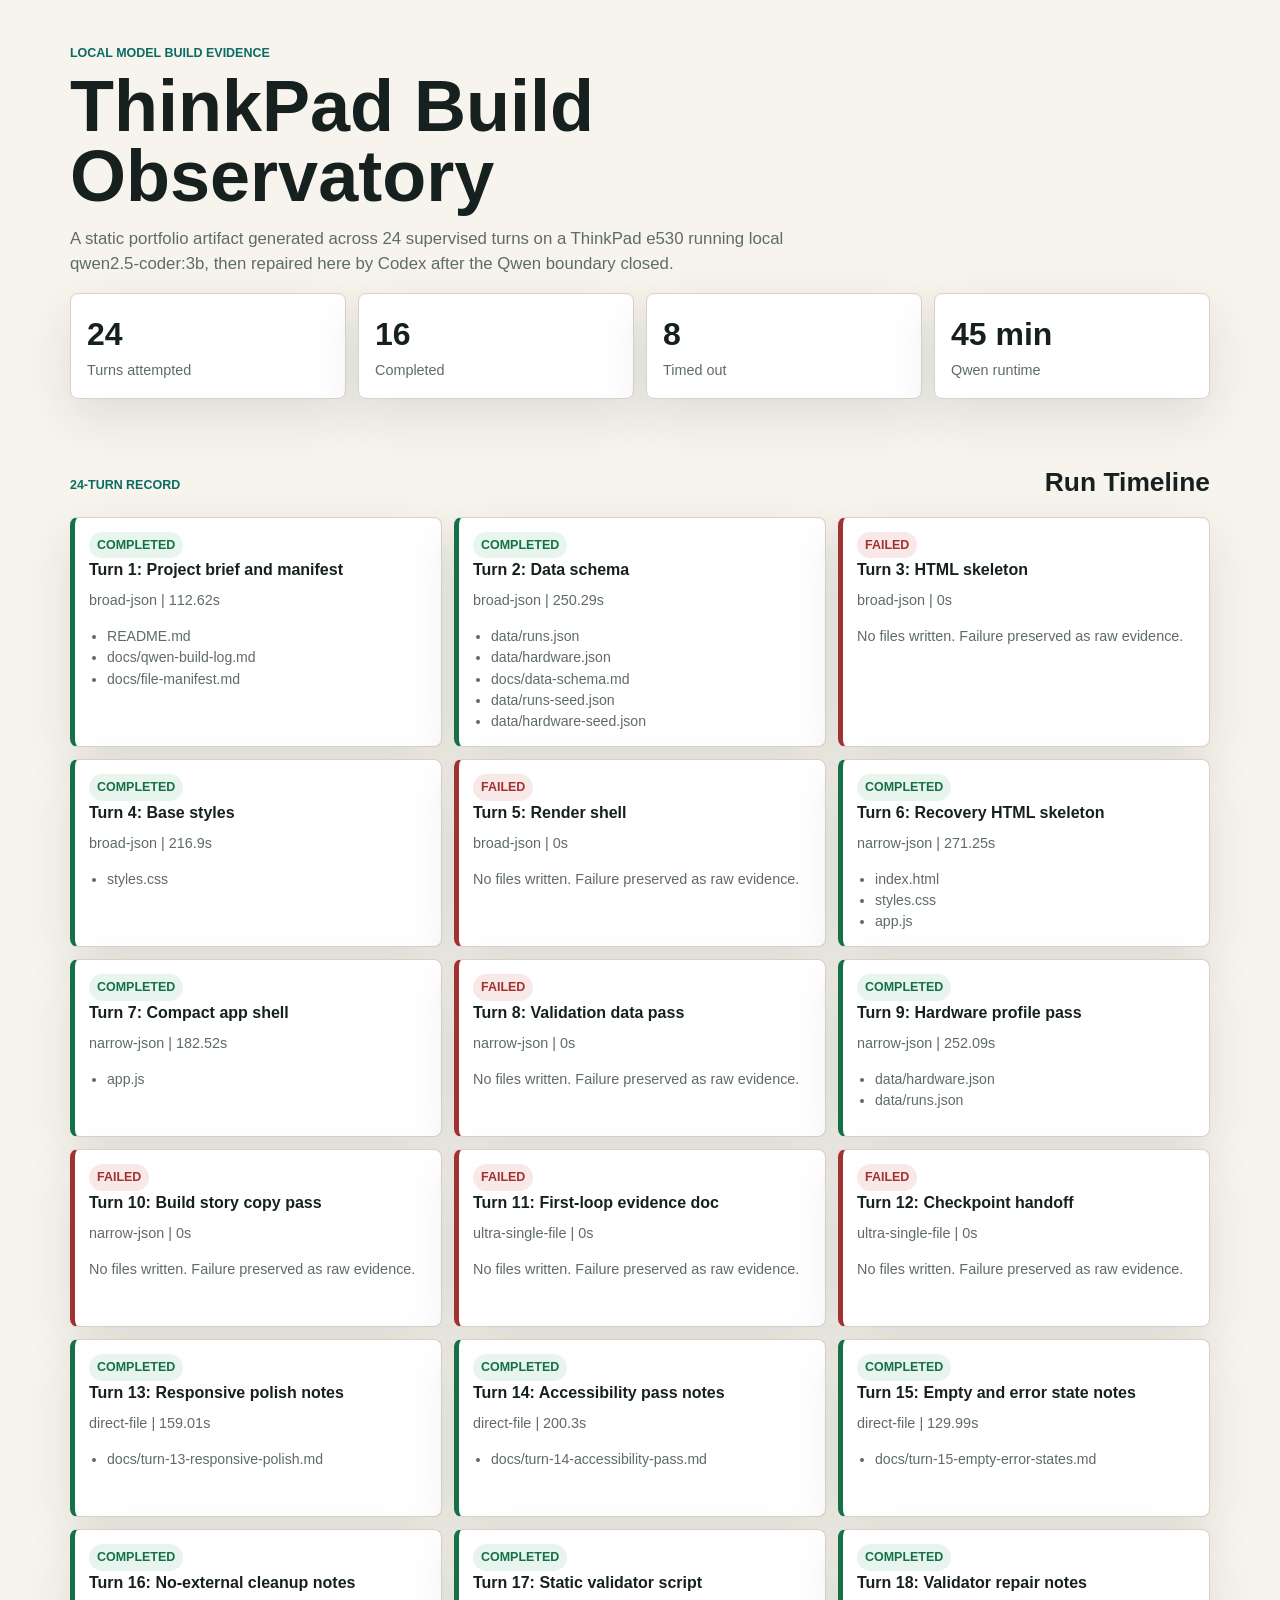
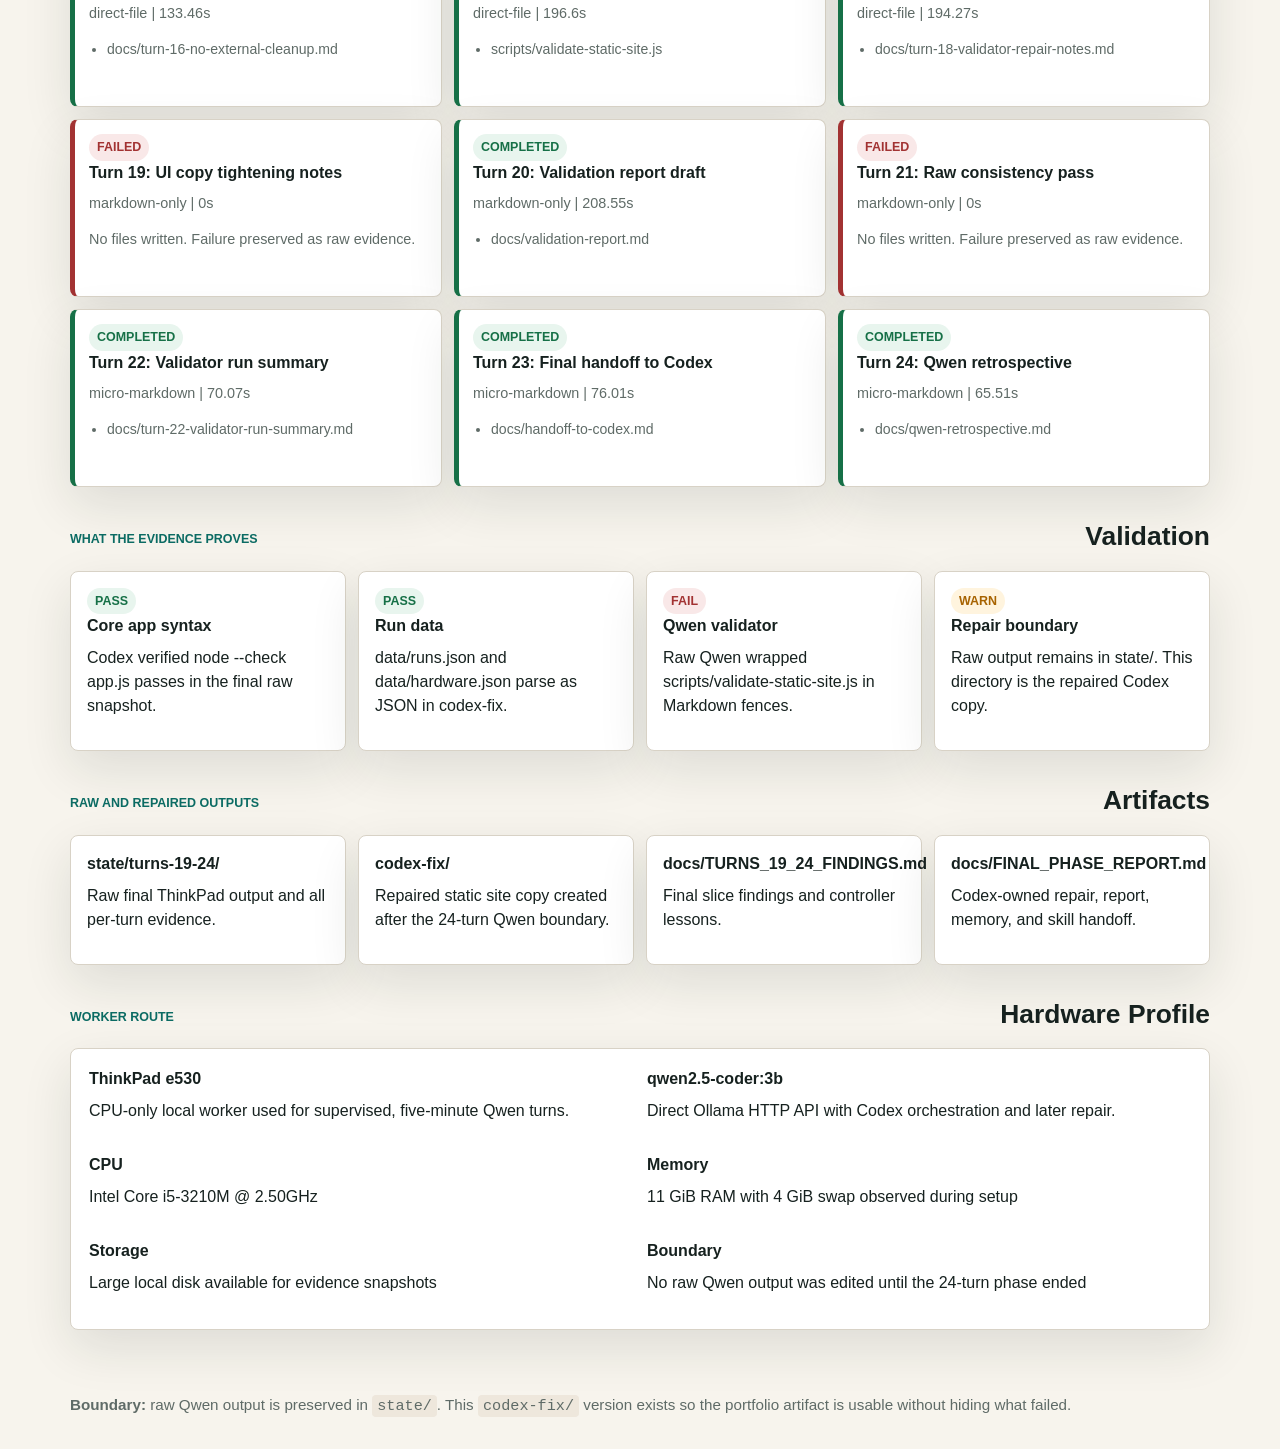
<file: codex-fix/index.html>
<!DOCTYPE html>
<html lang="en">
<head>
  <meta charset="UTF-8">
  <meta name="viewport" content="width=device-width, initial-scale=1.0">
  <title>ThinkPad Build Observatory</title>
  <link rel="stylesheet" href="styles.css">
</head>
<body>
  <header class="hero">
    <p class="eyebrow">Local model build evidence</p>
    <h1>ThinkPad Build Observatory</h1>
    <p class="lede">
      A static portfolio artifact generated across 24 supervised turns on a
      ThinkPad e530 running local qwen2.5-coder:3b, then repaired here by Codex
      after the Qwen boundary closed.
    </p>
    <div class="summary-grid" id="summary"></div>
  </header>

  <main>
    <section aria-labelledby="timeline-title">
      <div class="section-heading">
        <p class="eyebrow">24-turn record</p>
        <h2 id="timeline-title">Run Timeline</h2>
      </div>
      <div id="timeline" class="timeline" aria-live="polite"></div>
    </section>

    <section aria-labelledby="validation-title">
      <div class="section-heading">
        <p class="eyebrow">What the evidence proves</p>
        <h2 id="validation-title">Validation</h2>
      </div>
      <div id="validation" class="validation-grid"></div>
    </section>

    <section aria-labelledby="artifact-title">
      <div class="section-heading">
        <p class="eyebrow">Raw and repaired outputs</p>
        <h2 id="artifact-title">Artifacts</h2>
      </div>
      <div id="artifacts" class="artifact-grid"></div>
    </section>

    <section aria-labelledby="hardware-title">
      <div class="section-heading">
        <p class="eyebrow">Worker route</p>
        <h2 id="hardware-title">Hardware Profile</h2>
      </div>
      <div id="hardware" class="hardware-panel"></div>
    </section>
  </main>

  <footer>
    <strong>Boundary:</strong> raw Qwen output is preserved in <code>state/</code>.
    This <code>codex-fix/</code> version exists so the portfolio artifact is usable
    without hiding what failed.
  </footer>

  <script src="app.js"></script>
</body>
</html>
</file>
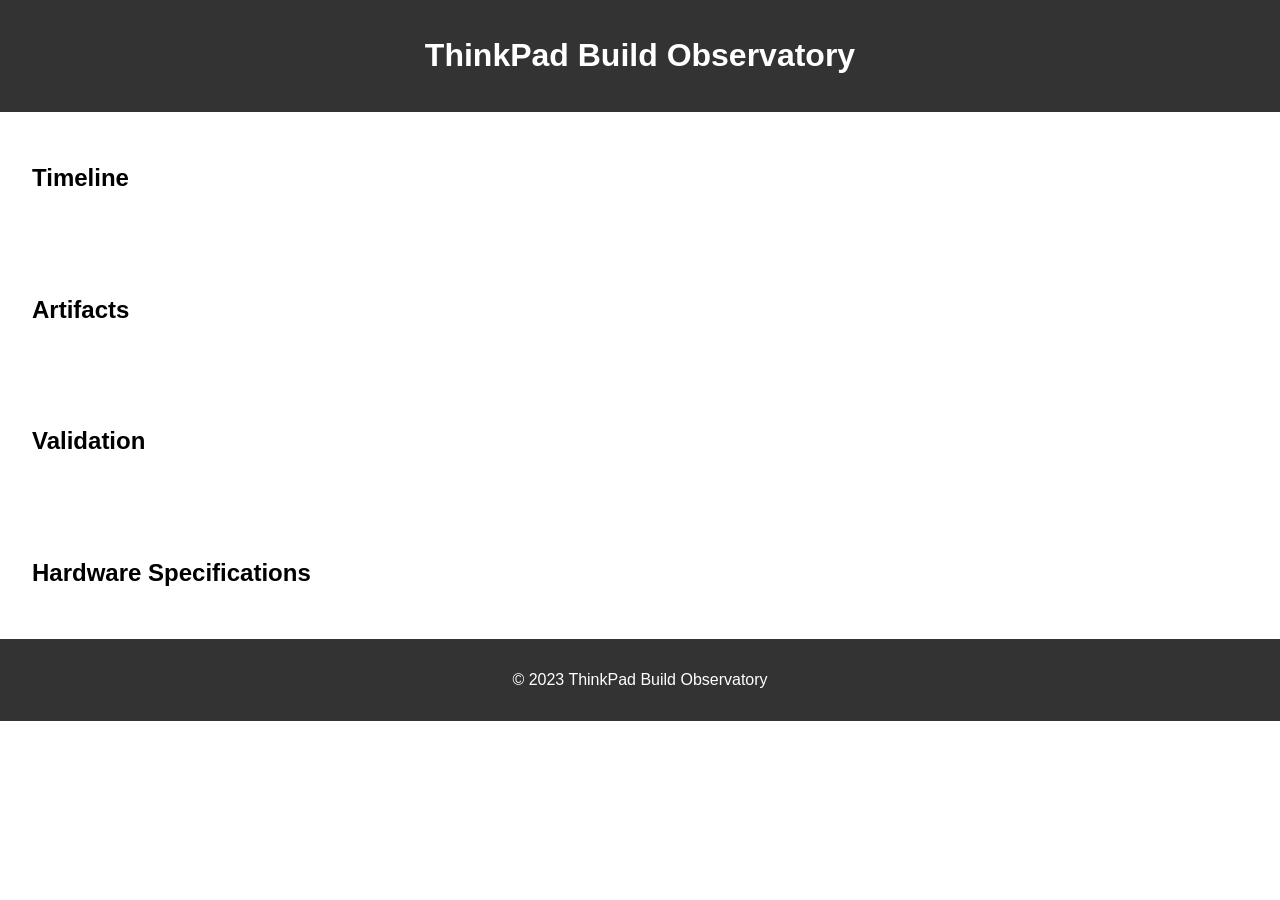
<file: state/first-loop/thinkpad-build-observatory/index.html>
<!DOCTYPE html>
<html lang="en">
<head>
  <meta charset="UTF-8">
  <meta name="viewport" content="width=device-width, initial-scale=1.0">
  <title>ThinkPad Build Observatory</title>
  <link rel="stylesheet" href="styles.css">
</head>
<body>
  <header id="hero">
    <h1>ThinkPad Build Observatory</h1>
  </header>

  <section id="timeline">
    <h2>Timeline</h2>
    <!-- Timeline content will be dynamically loaded here using JavaScript -->
  </section>

  <section id="artifacts">
    <h2>Artifacts</h2>
    <!-- Artifacts content will be dynamically loaded here using JavaScript -->
  </section>

  <section id="validation">
    <h2>Validation</h2>
    <!-- Validation content will be dynamically loaded here using JavaScript -->
  </section>

  <section id="hardware">
    <h2>Hardware Specifications</h2>
    <!-- Hardware specifications content will be dynamically loaded here using JavaScript -->
  </section>

  <footer id="footer">
    <p>&copy; 2023 ThinkPad Build Observatory</p>
  </footer>

  <script src="app.js"></script>
</body>
</html>
</file>
<file: codex-fix/styles.css>
:root {
  color-scheme: light;
  --ink: #16211f;
  --muted: #5f6b67;
  --paper: #f7f4ed;
  --panel: #ffffff;
  --line: #d8d2c6;
  --accent: #0b6b63;
  --warn: #a76300;
  --fail: #a23232;
  --pass: #167047;
  --shadow: 0 18px 50px rgba(22, 33, 31, 0.11);
}

* {
  box-sizing: border-box;
}

body {
  margin: 0;
  background: var(--paper);
  color: var(--ink);
  font-family: Arial, Helvetica, sans-serif;
  line-height: 1.5;
}

.hero,
main,
footer {
  max-width: 1180px;
  margin: 0 auto;
  padding: 32px 20px;
}

.hero {
  padding-top: 44px;
}

.eyebrow {
  margin: 0 0 8px;
  color: var(--accent);
  font-size: 0.78rem;
  font-weight: 700;
  letter-spacing: 0;
  text-transform: uppercase;
}

h1,
h2,
h3,
p {
  margin-top: 0;
}

h1 {
  max-width: 860px;
  margin-bottom: 14px;
  font-size: clamp(2.2rem, 6vw, 4.5rem);
  line-height: 0.98;
  letter-spacing: 0;
}

h2 {
  margin-bottom: 0;
  font-size: 1.65rem;
}

h3 {
  margin-bottom: 8px;
  font-size: 1rem;
}

.lede {
  max-width: 780px;
  color: var(--muted);
  font-size: 1.05rem;
}

.summary-grid,
.validation-grid,
.artifact-grid {
  display: grid;
  grid-template-columns: repeat(4, minmax(0, 1fr));
  gap: 12px;
}

.summary-card,
.validation-card,
.artifact-card,
.hardware-panel,
.turn-card {
  background: var(--panel);
  border: 1px solid var(--line);
  border-radius: 8px;
  box-shadow: var(--shadow);
}

.summary-card,
.validation-card,
.artifact-card {
  padding: 16px;
}

.metric {
  display: block;
  font-size: 2rem;
  font-weight: 800;
}

.label,
.meta {
  color: var(--muted);
  font-size: 0.9rem;
}

main {
  display: grid;
  gap: 30px;
}

.section-heading {
  display: flex;
  align-items: end;
  justify-content: space-between;
  gap: 16px;
  margin-bottom: 14px;
}

.timeline {
  display: grid;
  grid-template-columns: repeat(3, minmax(0, 1fr));
  gap: 12px;
}

.turn-card {
  min-height: 178px;
  padding: 14px;
  border-left: 5px solid var(--line);
}

.turn-card.pass {
  border-left-color: var(--pass);
}

.turn-card.fail {
  border-left-color: var(--fail);
}

.status {
  display: inline-flex;
  width: fit-content;
  padding: 4px 8px;
  border-radius: 999px;
  font-size: 0.78rem;
  font-weight: 700;
  text-transform: uppercase;
}

.status.pass {
  background: #e8f5ee;
  color: var(--pass);
}

.status.fail {
  background: #f9e8e8;
  color: var(--fail);
}

.status.warn {
  background: #fff4de;
  color: var(--warn);
}

.file-list {
  margin: 10px 0 0;
  padding-left: 18px;
  color: var(--muted);
  font-size: 0.88rem;
}

.hardware-panel {
  display: grid;
  grid-template-columns: repeat(2, minmax(0, 1fr));
  gap: 14px;
  padding: 18px;
}

footer {
  color: var(--muted);
  font-size: 0.95rem;
}

code {
  background: #eee7dc;
  border-radius: 4px;
  padding: 2px 5px;
}

@media (max-width: 900px) {
  .summary-grid,
  .validation-grid,
  .artifact-grid,
  .timeline,
  .hardware-panel {
    grid-template-columns: repeat(2, minmax(0, 1fr));
  }
}

@media (max-width: 620px) {
  .summary-grid,
  .validation-grid,
  .artifact-grid,
  .timeline,
  .hardware-panel {
    grid-template-columns: 1fr;
  }

  .section-heading {
    align-items: start;
    flex-direction: column;
  }
}
</file>
<file: state/first-loop/thinkpad-build-observatory/styles.css>
/* Basic styling for the site */
body {
  font-family: Arial, sans-serif;
  margin: 0;
  padding: 0;
}

header, footer {
  background-color: #333;
  color: white;
  text-align: center;
  padding: 1rem 0;
}

section {
  padding: 2rem;
}
</file>
